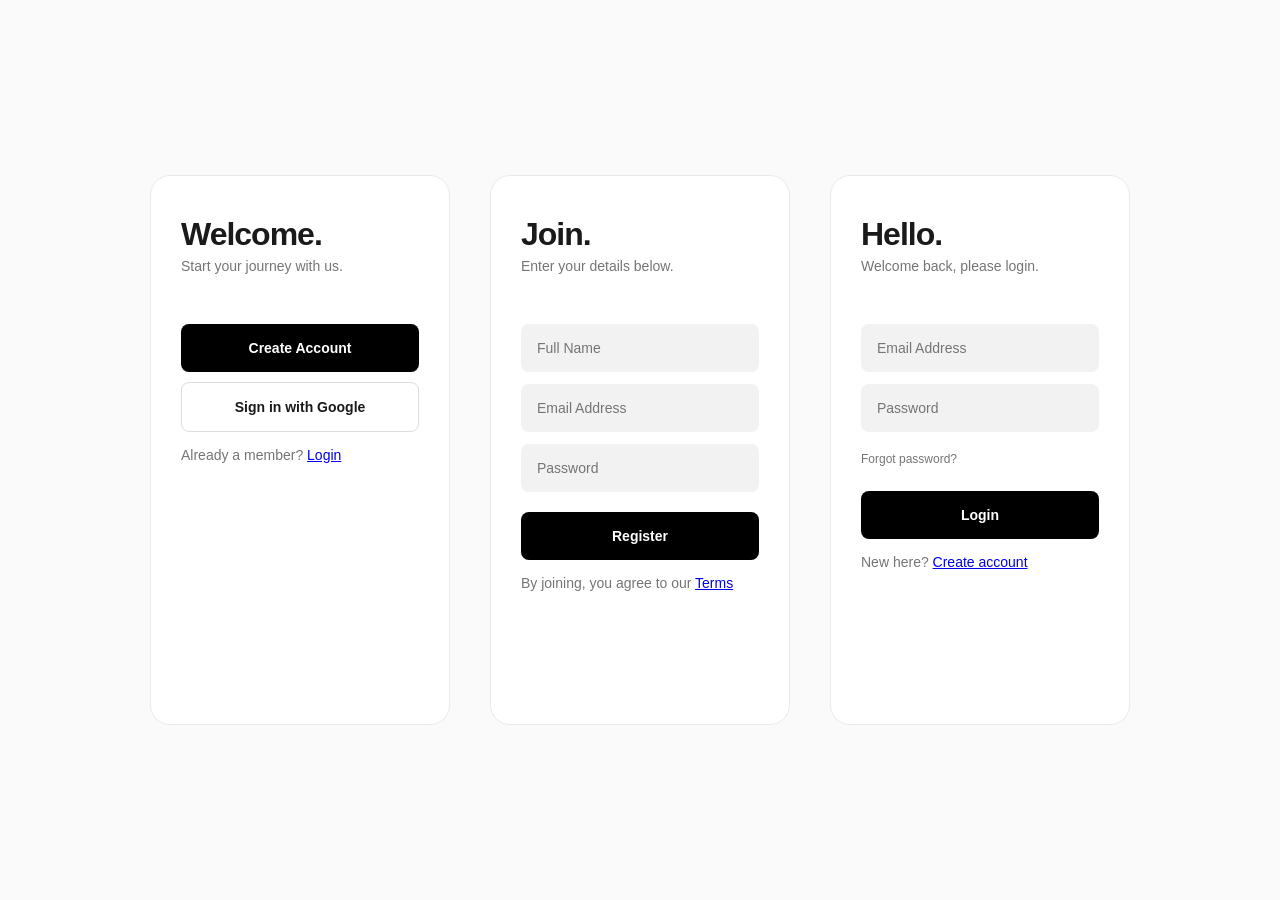
<file: signup/index.html>
<!DOCTYPE html>
<html lang="en">
<head>
    <meta charset="UTF-8">
    <meta name="viewport" content="width=device-width, initial-scale=1.0">
    <title>Minimalist Signup Flow</title>
    <link rel="stylesheet" href="style.css">
</head>
<body>

    <div class="app-container">
        <div class="screen">
            <div class="header">
                <h1>Welcome.</h1>
                <p>Start your journey with us.</p>
            </div>
            <div class="action-area">
                <button class="btn btn-dark">Create Account</button>
                <button class="btn btn-outline">Sign in with Google</button>
            </div>
            <p class="footer">Already a member? <a href="#">Login</a></p>
        </div>

        <div class="screen">
            <div class="header">
                <h1>Join.</h1>
                <p>Enter your details below.</p>
            </div>
            <div class="form-group">
                <input type="text" placeholder="Full Name">
                <input type="email" placeholder="Email Address">
                <input type="password" placeholder="Password">
            </div>
            <button class="btn btn-dark">Register</button>
            <p class="footer">By joining, you agree to our <a href="#">Terms</a></p>
        </div>

        <div class="screen">
            <div class="header">
                <h1>Hello.</h1>
                <p>Welcome back, please login.</p>
            </div>
            <div class="form-group">
                <input type="email" placeholder="Email Address">
                <input type="password" placeholder="Password">
            </div>
            <a href="#" class="link-small">Forgot password?</a>
            <button class="btn btn-dark">Login</button>
            <p class="footer">New here? <a href="#">Create account</a></p>
        </div>
    </div>

</body>
</html>
</file>
<file: signup/style.css>
:root {
    --bg-color: #ffffff;
    --text-main: #1a1a1a;
    --text-sub: #757575;
    --accent: #000000;
    --input-bg: #f2f2f2;
    --border-radius: 8px;
}

* {
    margin: 0;
    padding: 0;
    box-sizing: border-box;
    font-family: -apple-system, BlinkMacSystemFont, "Segoe UI", Roboto, sans-serif;
}

body {
    background-color: #fafafa;
    display: flex;
    justify-content: center;
    align-items: center;
    min-height: 100vh;
}

.app-container {
    display: grid;
    grid-template-columns: repeat(3, 300px);
    gap: 40px;
    padding: 20px;
}

.screen {
    background: var(--bg-color);
    padding: 40px 30px;
    border: 1px solid #eaeaea;
    border-radius: 20px;
    display: flex;
    flex-direction: column;
    height: 550px;
}

.header {
    margin-bottom: 50px;
}

h1 {
    font-size: 32px;
    font-weight: 700;
    color: var(--text-main);
    letter-spacing: -1px;
}

p {
    font-size: 14px;
    color: var(--text-sub);
    margin-top: 5px;
}

/* Forms & Inputs */
.form-group {
    display: flex;
    flex-direction: column;
    gap: 12px;
    margin-bottom: 20px;
}

input {
    width: 100%;
    padding: 16px;
    background: var(--input-bg);
    border: none;
    border-radius: var(--border-radius);
    font-size: 14px;
    outline: none;
}

input:focus {
    background: #e8e8e8;
}

/* Buttons */
.btn {
    width: 100%;
    padding: 16px;
    border-radius: var(--border-radius);
    font-size: 14px;
    font-weight: 600;
    cursor: pointer;
    transition: 0.2s;
    margin-bottom: 10px;
}

.btn-dark {
    background: var(--accent);
    color: white;
    border: none;
}

.btn-dark:hover {
    opacity: 0.8;
}

.btn-outline {
    background: transparent;
    border: 1px solid #ddd;
    color: var(--text-main);
}

.link-small {
    font-size: 12px;
    color: var(--text-sub);
    text-decoration: none;
    margin-bottom: 25px;
</file>
